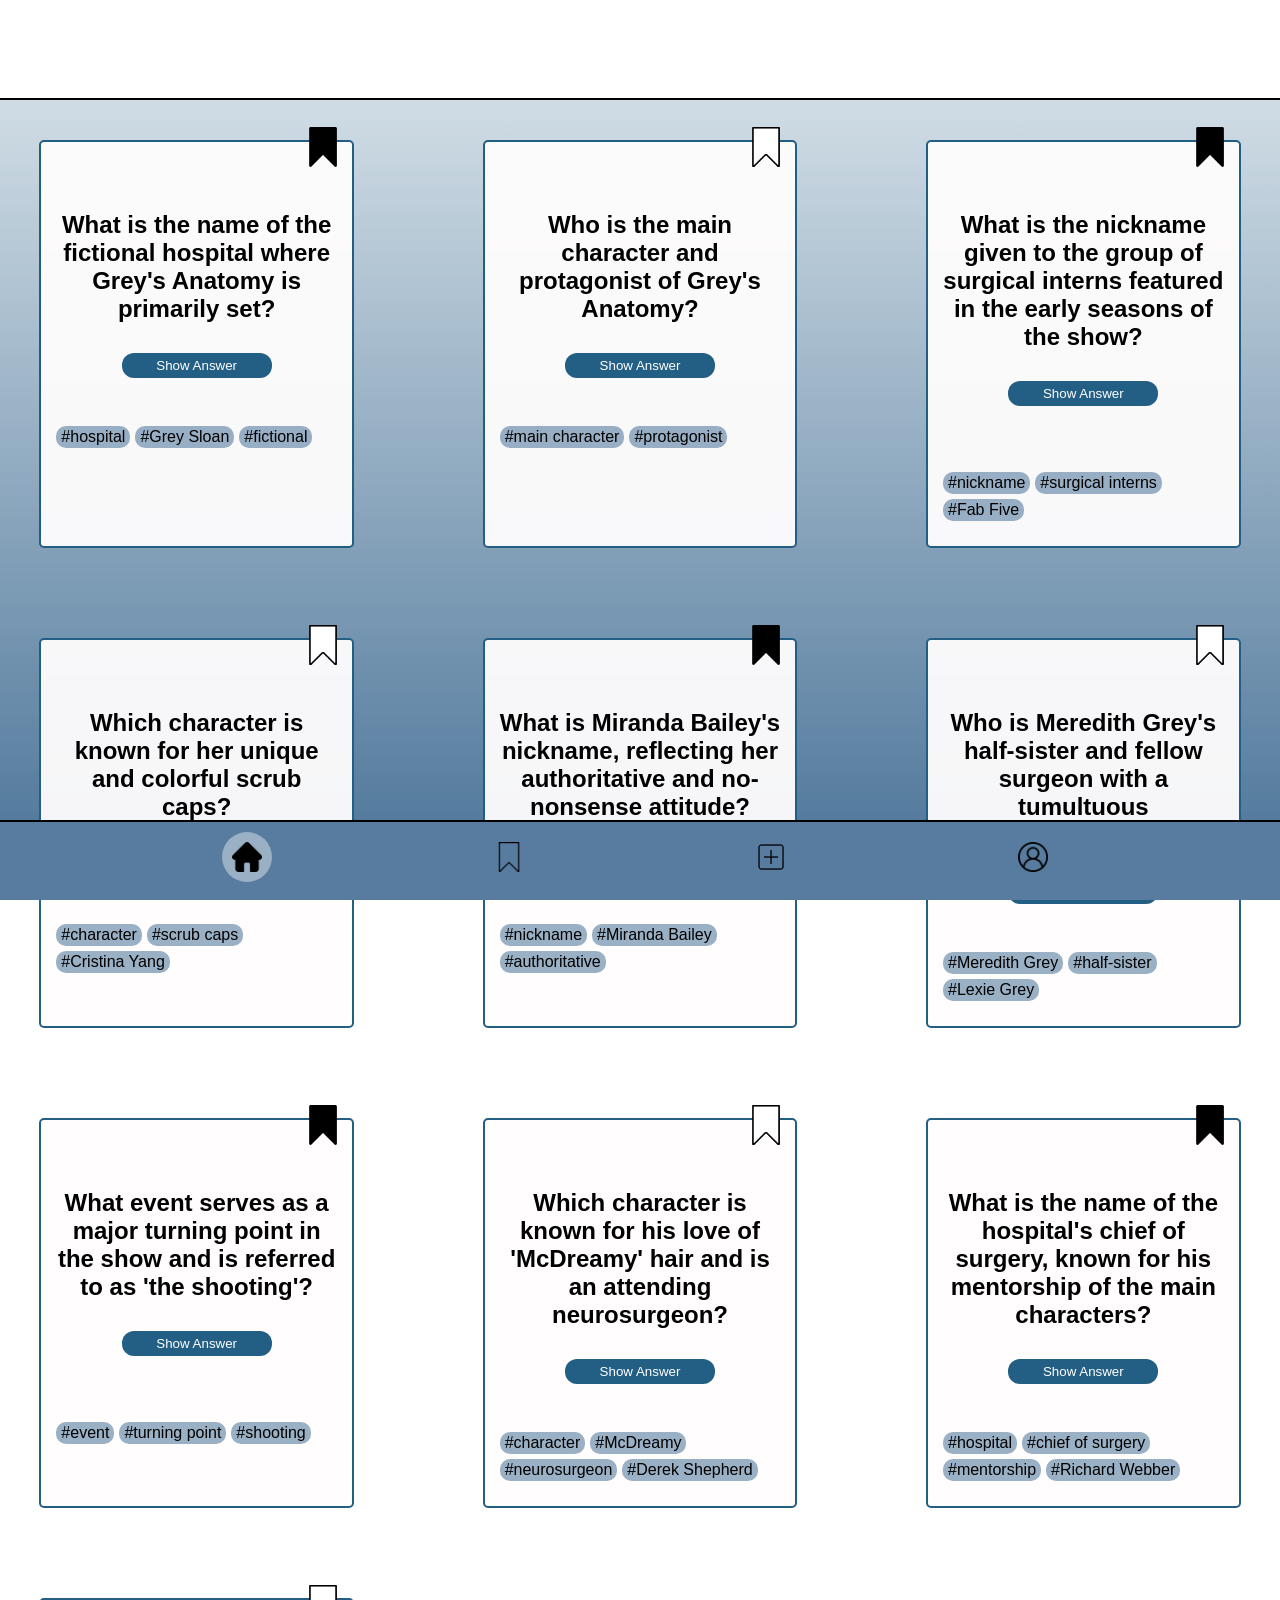
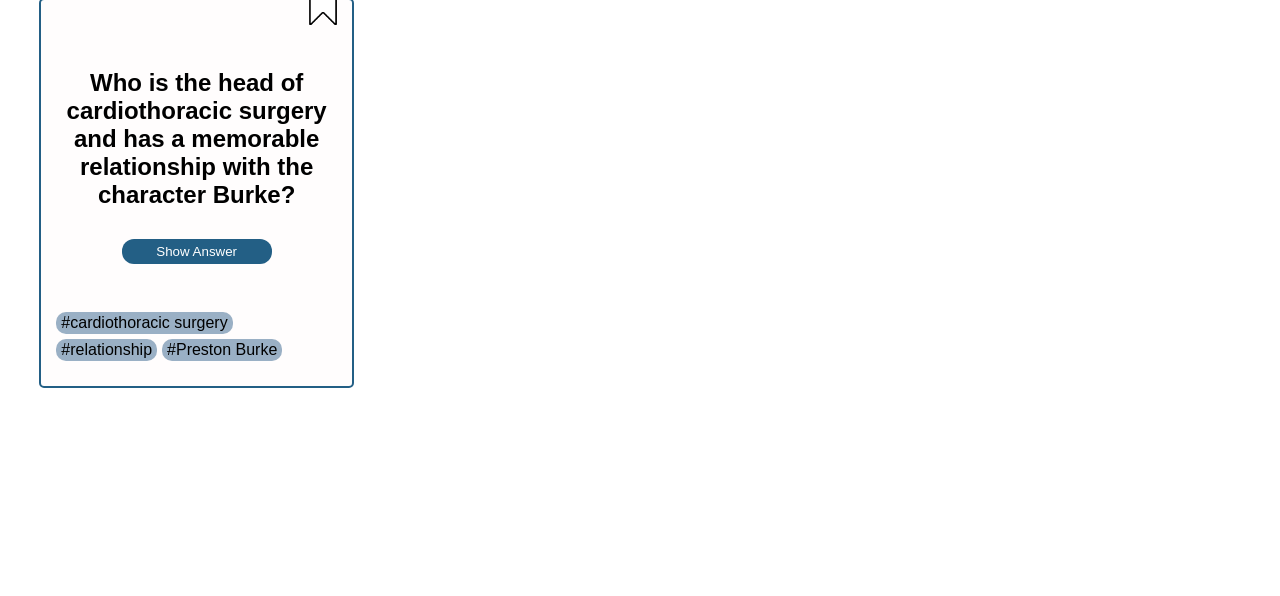
<file: index.html>
<!DOCTYPE html>
<html lang="en">
    <head>
        <meta charset="UTF-8" />
        <meta name="viewport" content="width=device-width, initial-scale=1.0" />
        <title>Home</title>
        <link rel="stylesheet" href="./css/cards-pages.css" />
        <script type="module" src="./js/index.js" defer></script>
    </head>
    <body>
        <header></header>
        <main class="main-container card-container" data-js="card-container">
            <div class="opacity"></div>
        </main>
        <footer>
            <nav>
                <a class="--current" href="">
                    <img src="./assets/home_filled.png" alt="Home Link Page" />
                </a>
                <a href="./bookmark.html"
                    ><img
                        src="./assets/bookmark_transparent.png"
                        alt="Bookmark Link Page"
                /></a>
                <a href="./form.html"
                    ><img src="./assets/add.png" alt="add"
                /></a>
                <a href="./profile.html"
                    ><img src="./assets/profile.png" alt="Profile Link Page"
                /></a>
            </nav>
        </footer>
    </body>
</html>
</file>
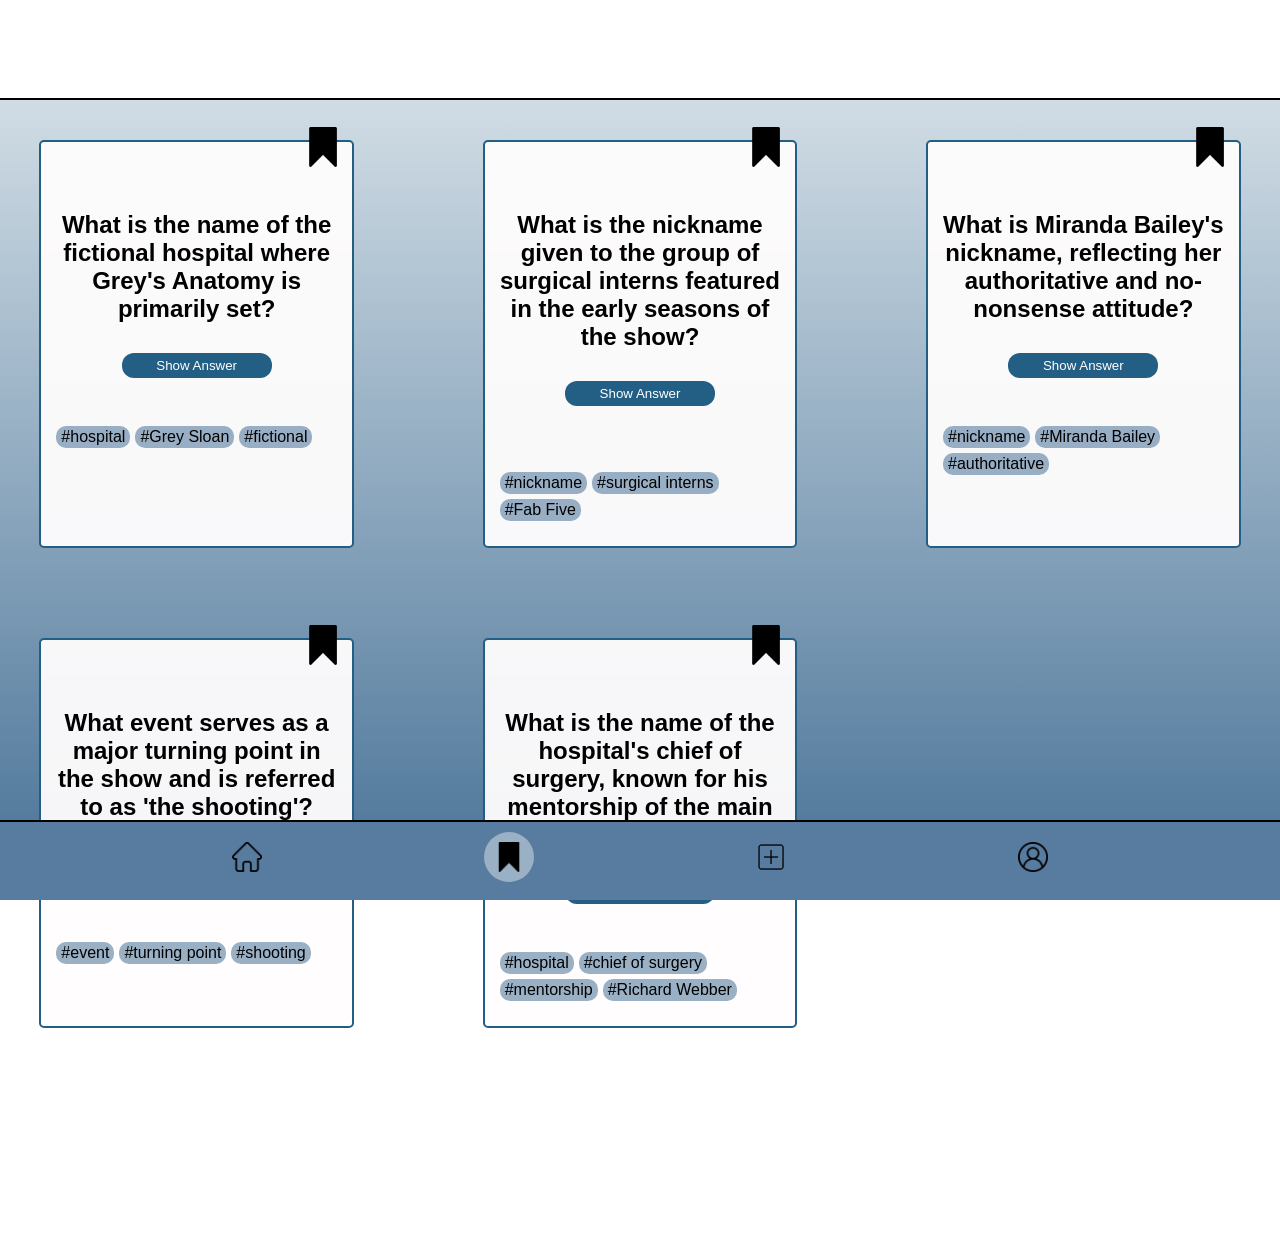
<file: bookmark.html>
<!DOCTYPE html>
<html lang="en">
    <head>
        <meta charset="UTF-8" />
        <meta name="viewport" content="width=device-width, initial-scale=1.0" />
        <title>Bookmark</title>
        <link rel="stylesheet" href="./css/cards-pages.css" />
        <script type="module" src="./js/bookmark.js" defer></script>
    </head>
    <body>
        <header></header>
        <main data-js="card-container" class="main-container card-container">
            <div class="opacity"></div>
        </main>
        <footer>
            <nav>
                <a href="./index.html">
                    <img src="./assets/home.png" alt="Home Link Page" />
                </a>

                <a class="--current" href="">
                    <img
                        src="./assets/bookmark_filled.png"
                        alt="Bookmark Link Page"
                    />
                </a>
                <a href="./form.html"
                    ><img src="./assets/add.png" alt="add"
                /></a>
                <a href="./profile.html"
                    ><img src="./assets/profile.png" alt="Profile Link Page"
                /></a>
            </nav>
        </footer>
    </body>
</html>
</file>
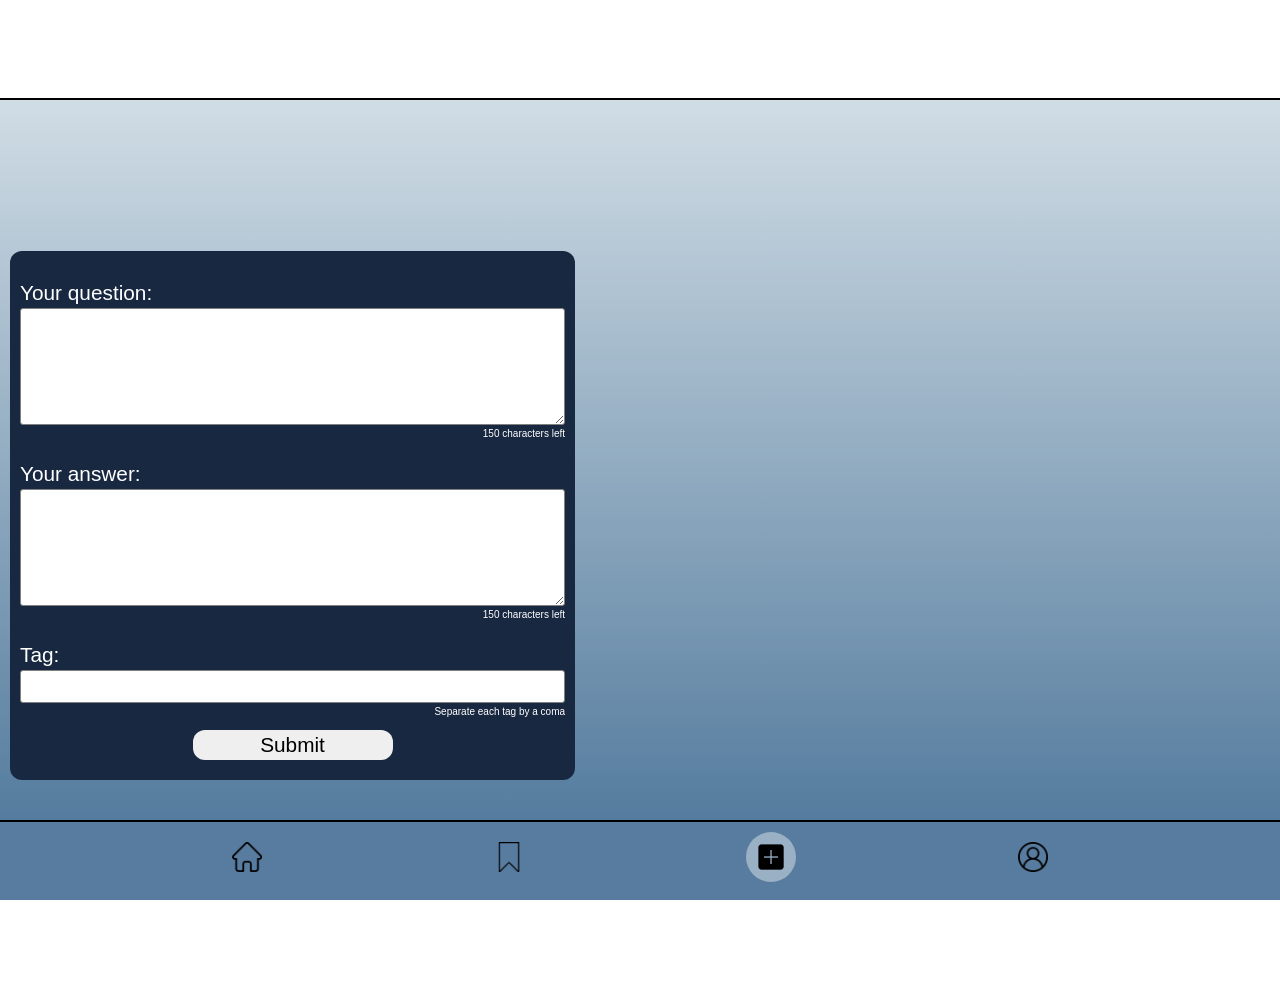
<file: form.html>
<!DOCTYPE html>
<html lang="en">
    <head>
        <meta charset="UTF-8" />
        <meta http-equiv="X-UA-Compatible" content="IE=edge" />
        <meta name="viewport" content="width=device-width, initial-scale=1.0" />
        <title>Form</title>
        <link rel="stylesheet" href="./css/form.css" />
        <link rel="stylesheet" href="./css/cards-pages.css" />
        <script type="module" src="./js/forms.js" defer></script>
    </head>
    <body>
        <header></header>
        <main class="form-main main-container">
            <div class="opacity"></div>
            <form class="form">
                <label for="question"> Your question:</label>
                <textarea
                    name="question"
                    id="question"
                    cols="30"
                    rows="5"
                    data-js="new-question"
                ></textarea>
                <p class="form__remaining-characters">
                    <span data-js="remaining-characters-question">150</span>
                    characters left
                </p>

                <label for="answer">Your answer:</label>
                <textarea
                    name="answer"
                    id=""
                    cols="30"
                    rows="5"
                    data-js="new-answer"
                ></textarea>
                <p class="form__remaining-characters">
                    <span data-js="remaining-characters-answer">150</span>
                    characters left
                </p>

                <label for="tag">Tag:</label>
                <input type="text" name="tag" id="" data-js="new-tag" />
                <p class="form__tags">Separate each tag by a coma</p>

                <button type="submit">Submit</button>
            </form>
            <section class="card-container-forms" js-data="new-cards"></section>
        </main>

        <footer>
            <nav>
                <a href="./index.html">
                    <img src="./assets/home.png" alt="Home Link Page" />
                </a>
                <a href="./bookmark.html"
                    ><img
                        src="./assets/bookmark_transparent.png"
                        alt="Bookmark Link Page"
                /></a>
                <a class="--current" href="./form.html"
                    ><img src="./assets/add_filled.png" alt="add"
                /></a>
                <a href="./profile.html"
                    ><img src="./assets/profile.png" alt="Profile Link Page"
                /></a>
            </nav>
        </footer>
    </body>
</html>
</file>
<file: css/cards-pages.css>
@import "./general.css";
@import "./header.css";
@import "./footer.css";
@import "./cards.css";



/* Small Screen */
.main-container {
    min-height: calc(100vh - var(---footer-height));
    background-image: url("//i.etsystatic.com/22977314/r/il/6a7937/5235927172/il_fullxfull.5235927172_ih4x.jpg");
    background-color: var(---white);
    background-repeat: repeat-y;
    background-size: contain;
    background-position: center;
    background-attachment: fixed;


}

.card-container {
    width: 100%;
    display: grid;
    grid-template-columns: 1fr;
    justify-items: center;
    gap: 50px;
}

.opacity {
    position: fixed;
    top: 0px;
    width: 100%;
    height: 100%;
    background-color: var(---secondary-color);
    opacity: 0.2;
}

/* Big Screen. */
@media screen and (min-width:700px) {
    .main-container {
        background-image: url("//i.etsystatic.com/36737071/r/il/b837c4/4151190219/il_fullxfull.4151190219_hba7.jpg");
        background-repeat: no-repeat;
        background-size: cover;
        background-position: center;
        background-attachment: fixed;
    }

    .card-container {
        grid-template-columns: 1fr 1fr;
    }

}

@media screen and (min-width:1200px) {
    .main-container {
        background: rgb(35, 95, 133);
        background: linear-gradient(0deg, var(---tertiary-color) 4%, rgba(254, 254, 254, 0.9) 90%);
        background-attachment: fixed;
    }

    .card-container {
        grid-template-columns: 1fr 1fr 1fr;
    }

}
</file>
<file: css/form.css>
@import "./general.css";
@import "./header.css";
@import "./footer.css";

.form {
    width: 80%;
    background-color: var(---primary-color);
    color: var(---white);
    border-radius: 12px;
    padding: 10px;
    margin-top: 20px;
    display: grid;
    gap: 3px;
}

form button {
    width: 200px;
    border-radius: 12px;
    border: none;
    padding: 3px;
    margin: 10px;
    justify-self: center;
    font-size: 1.3rem;
    transition: 1s ease;
}

form button:hover {
    background-color: var(---tertiary-color);
    color: var(---white);
}

form button:active {
    transform: scale(0.9);
}


form label {
    margin-top: 20px;
    font-size: 1.3rem;
}

form input,
form textarea {
    border-radius: 3px;
    border: 1px solid gray;
    font-size: 1.1rem;
    padding: 5px;
}

.new-cards {
    width: 100%;
    display: grid;
    align-items: center;
    gap: 20px;
}

form textarea:focus {
    outline: 1px solid var(---fifth-color);
}

.form-main {
    display: flex;
    flex-direction: column;
    align-items: center;

}

.form__remaining-characters,
.form__tags {
    color: var(---white);
    text-align: right;
    font-size: 10px;
}

/* Small Screen */
.card-container-forms {
    width: 100%;
    /* padding-top: 50px; */
    display: grid;
    grid-template-columns: 1fr;
    justify-items: center;
    gap: 50px;
}

/* Big Screen. */
@media screen and (min-width:700px) {
    .main-container {
        background-image: url("//i.etsystatic.com/36737071/r/il/b837c4/4151190219/il_fullxfull.4151190219_hba7.jpg");
        background-repeat: no-repeat;
        background-size: cover;
        background-position: center;
        background-attachment: fixed;
    }

    /* .card-container {
        grid-template-columns: 1fr 1fr;
    } */

}

@media screen and (min-width:1000px) {
    .form {
        margin: 0 10px;
        align-self: center;
    }

    .form-main {
        width: 100%;
        height: calc(100vh - var(---footer-height) - var(---header-height));
        padding-top: 10px;
        padding-bottom: 0px;
        margin-bottom: 0px;
        flex-direction: row;
        align-items: flex-start;
        overflow: hidden;
    }

    .card-container-forms {
        height: calc(95vh - var(---footer-height) - var(---header-height));
        grid-template-columns: 1fr;
        gap: 5px;
        overflow: auto;
    }


}

@media screen and (min-width:1400px) {
    .form {
        width: 600px;
        align-self: center;
    }

    .form-main {
        width: 100%;
        height: calc(100vh - var(---footer-height) - var(---header-height));
        flex-direction: row;
        overflow: hidden;
    }

    .card-container-forms {
        height: calc(100vh - var(---footer-height) - var(---header-height));
        grid-template-columns: 1fr 1fr;
        gap: 0px;
    }

    .card-container-forms .card {
        width: 550px;
    }

}
</file>
